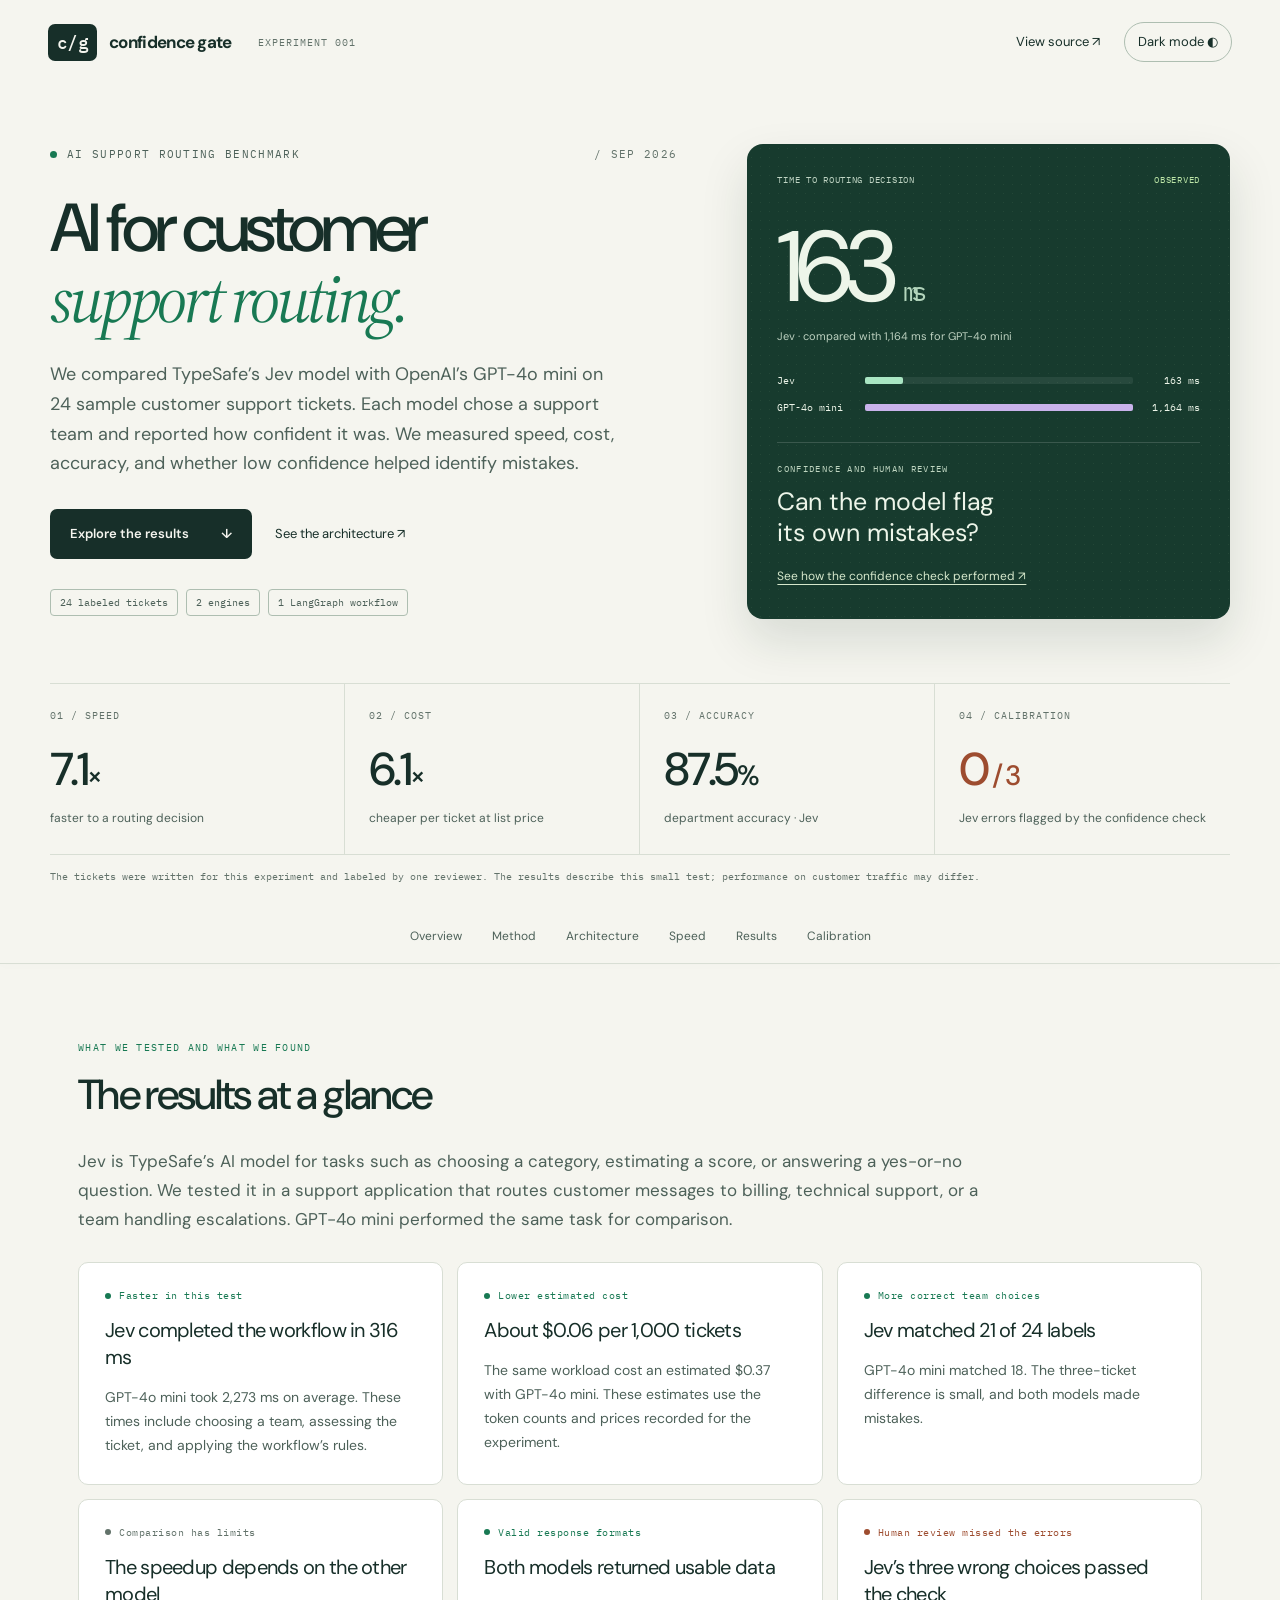
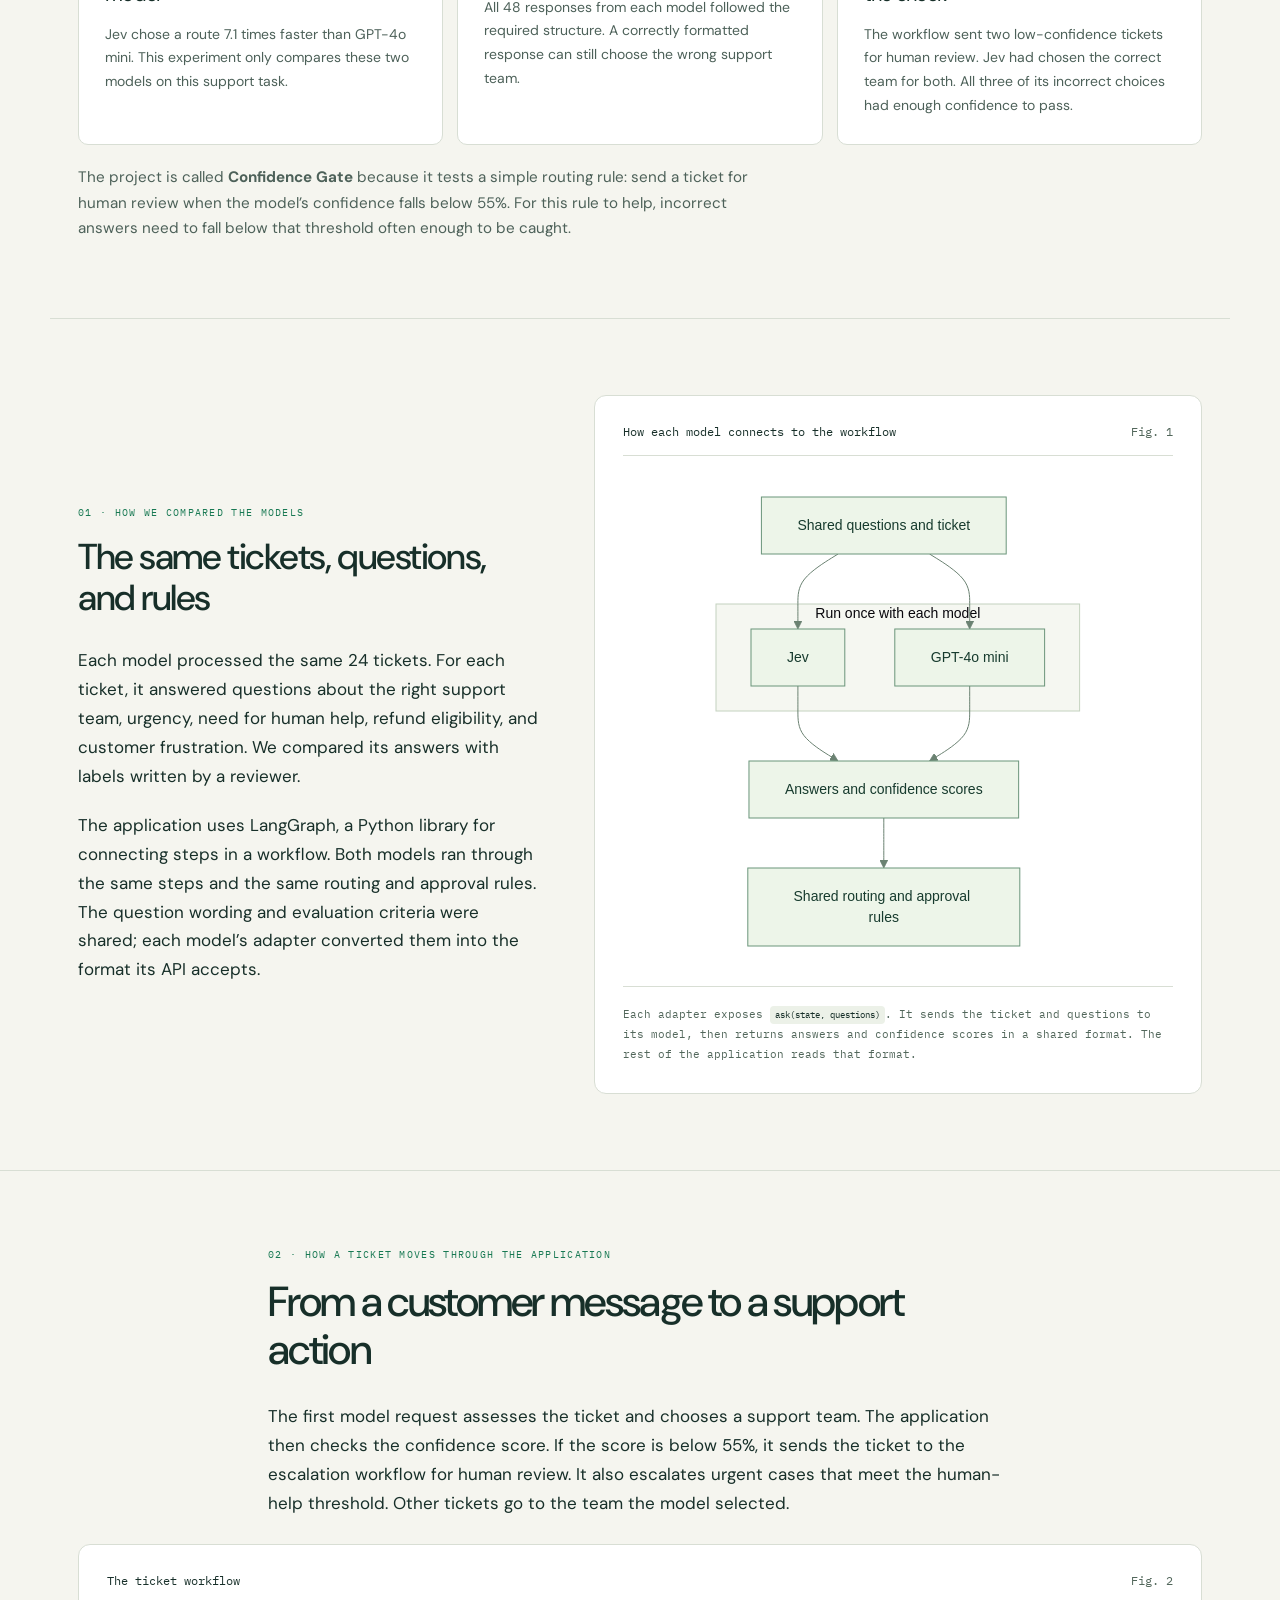
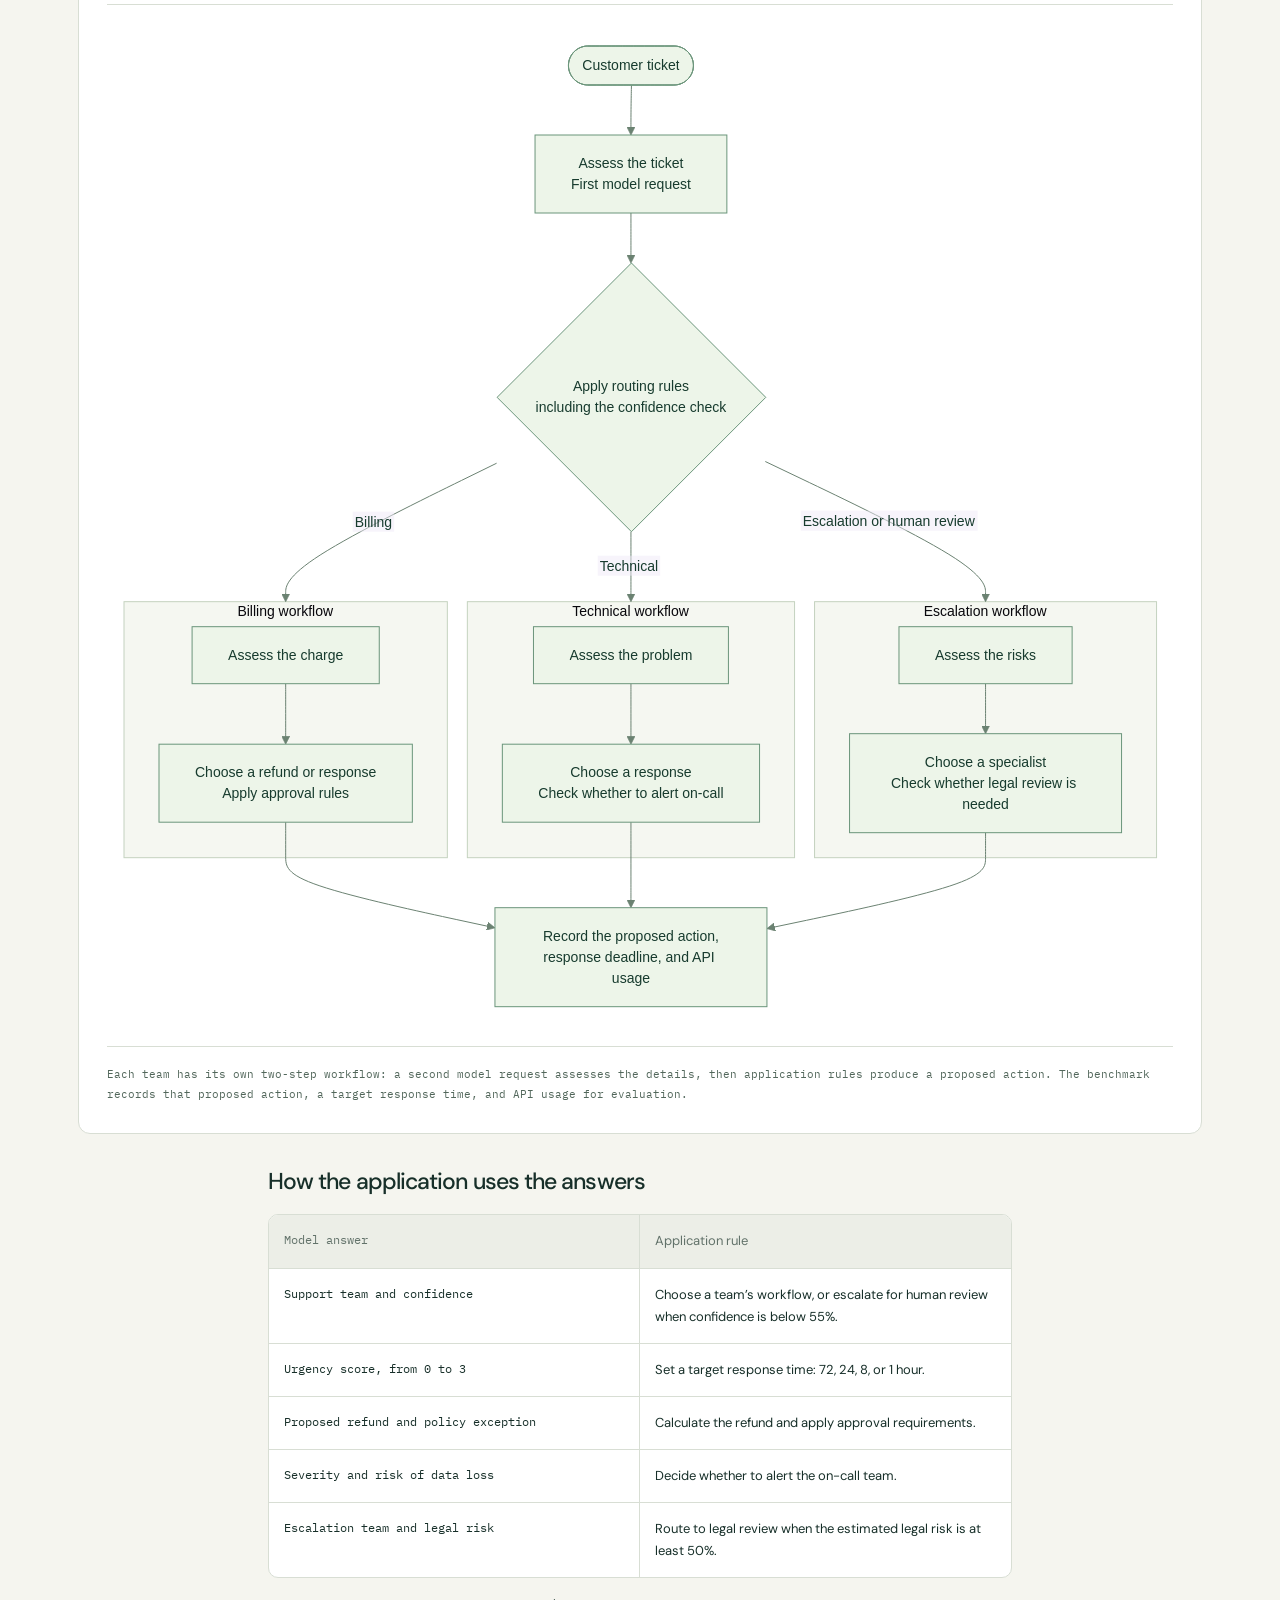
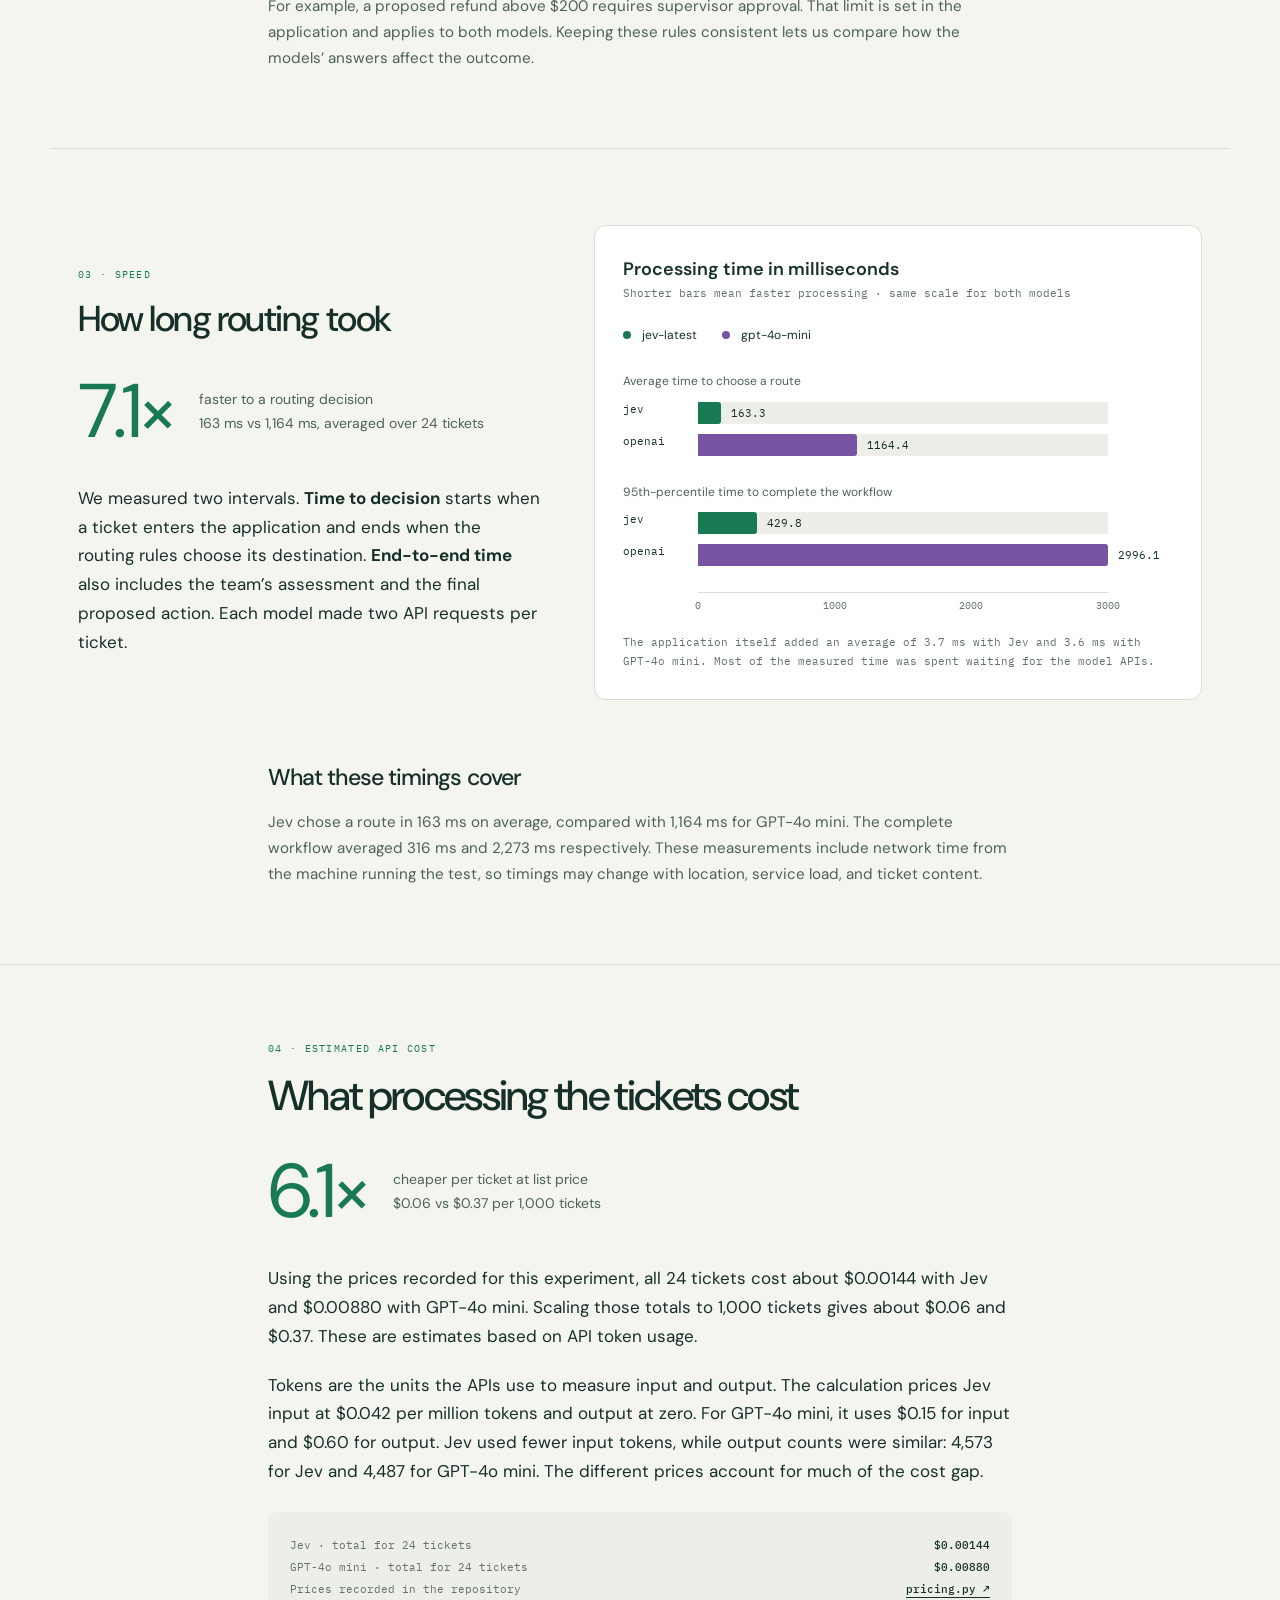
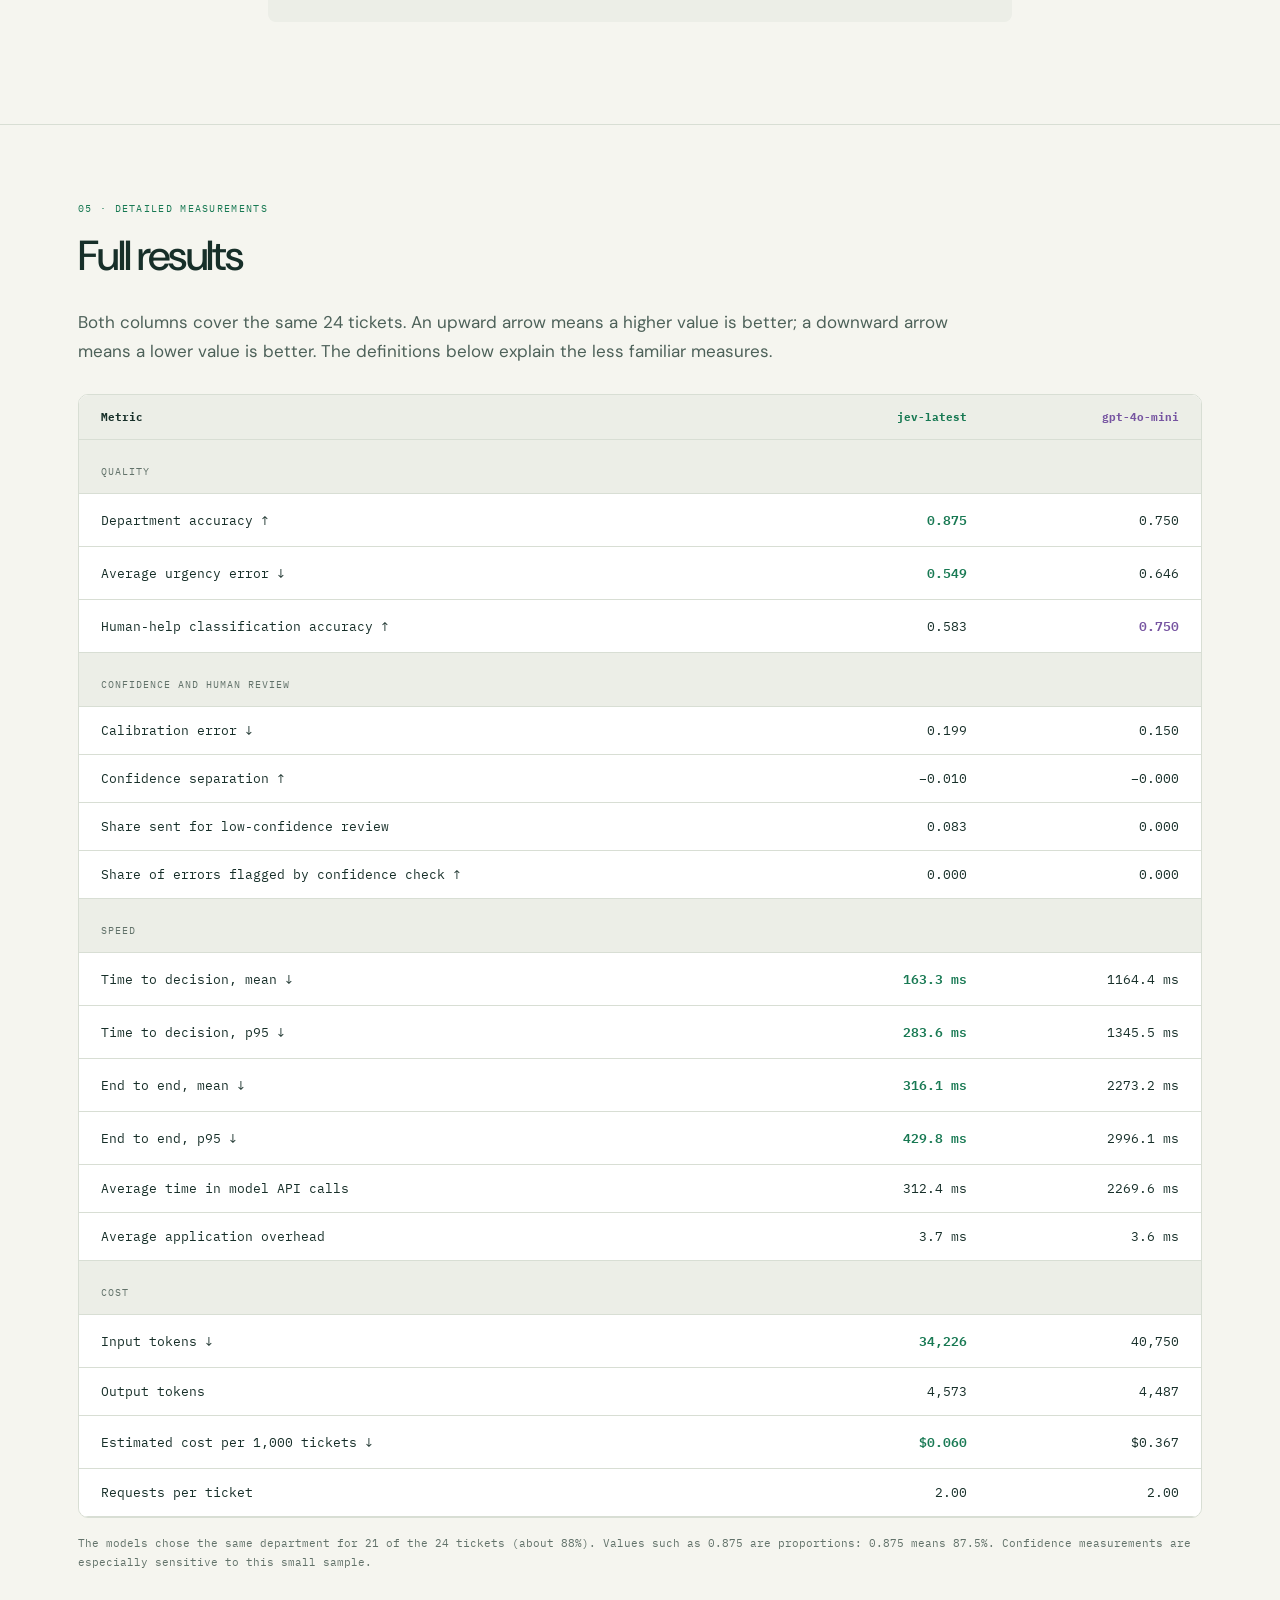
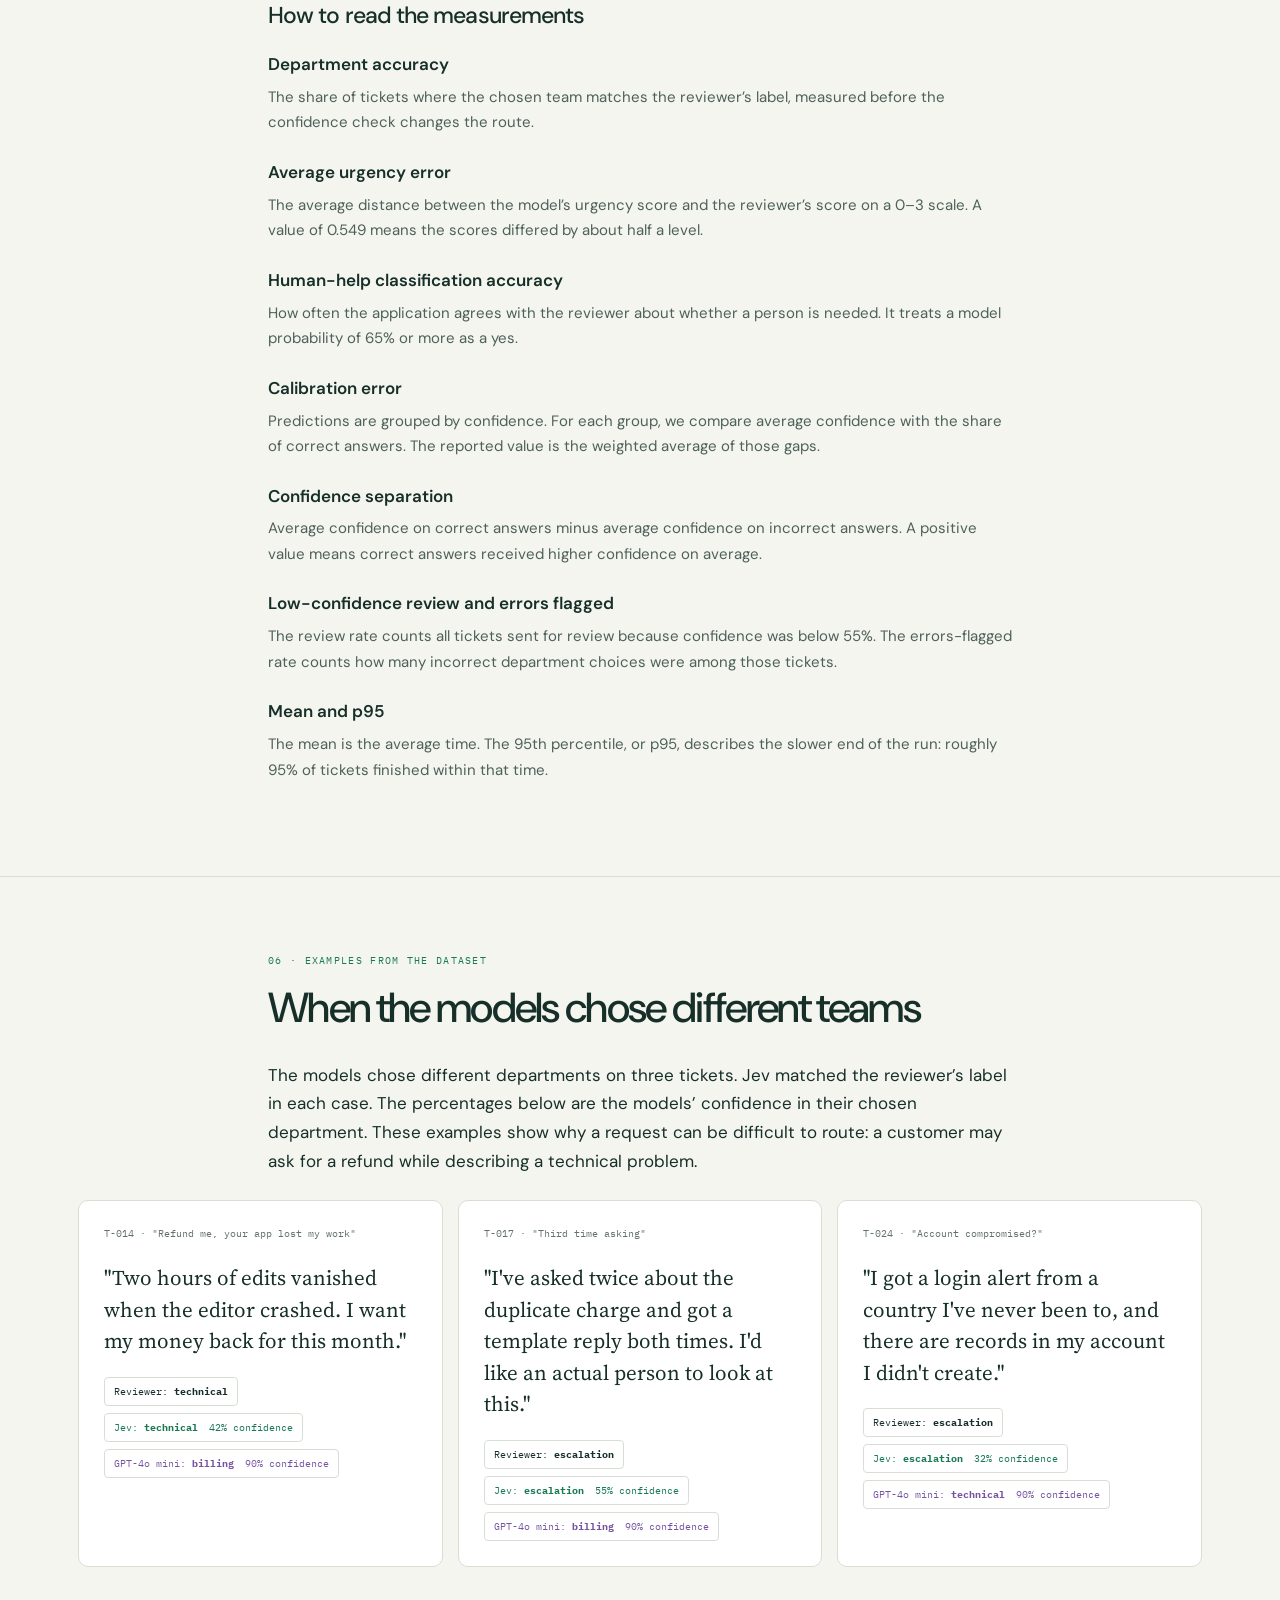
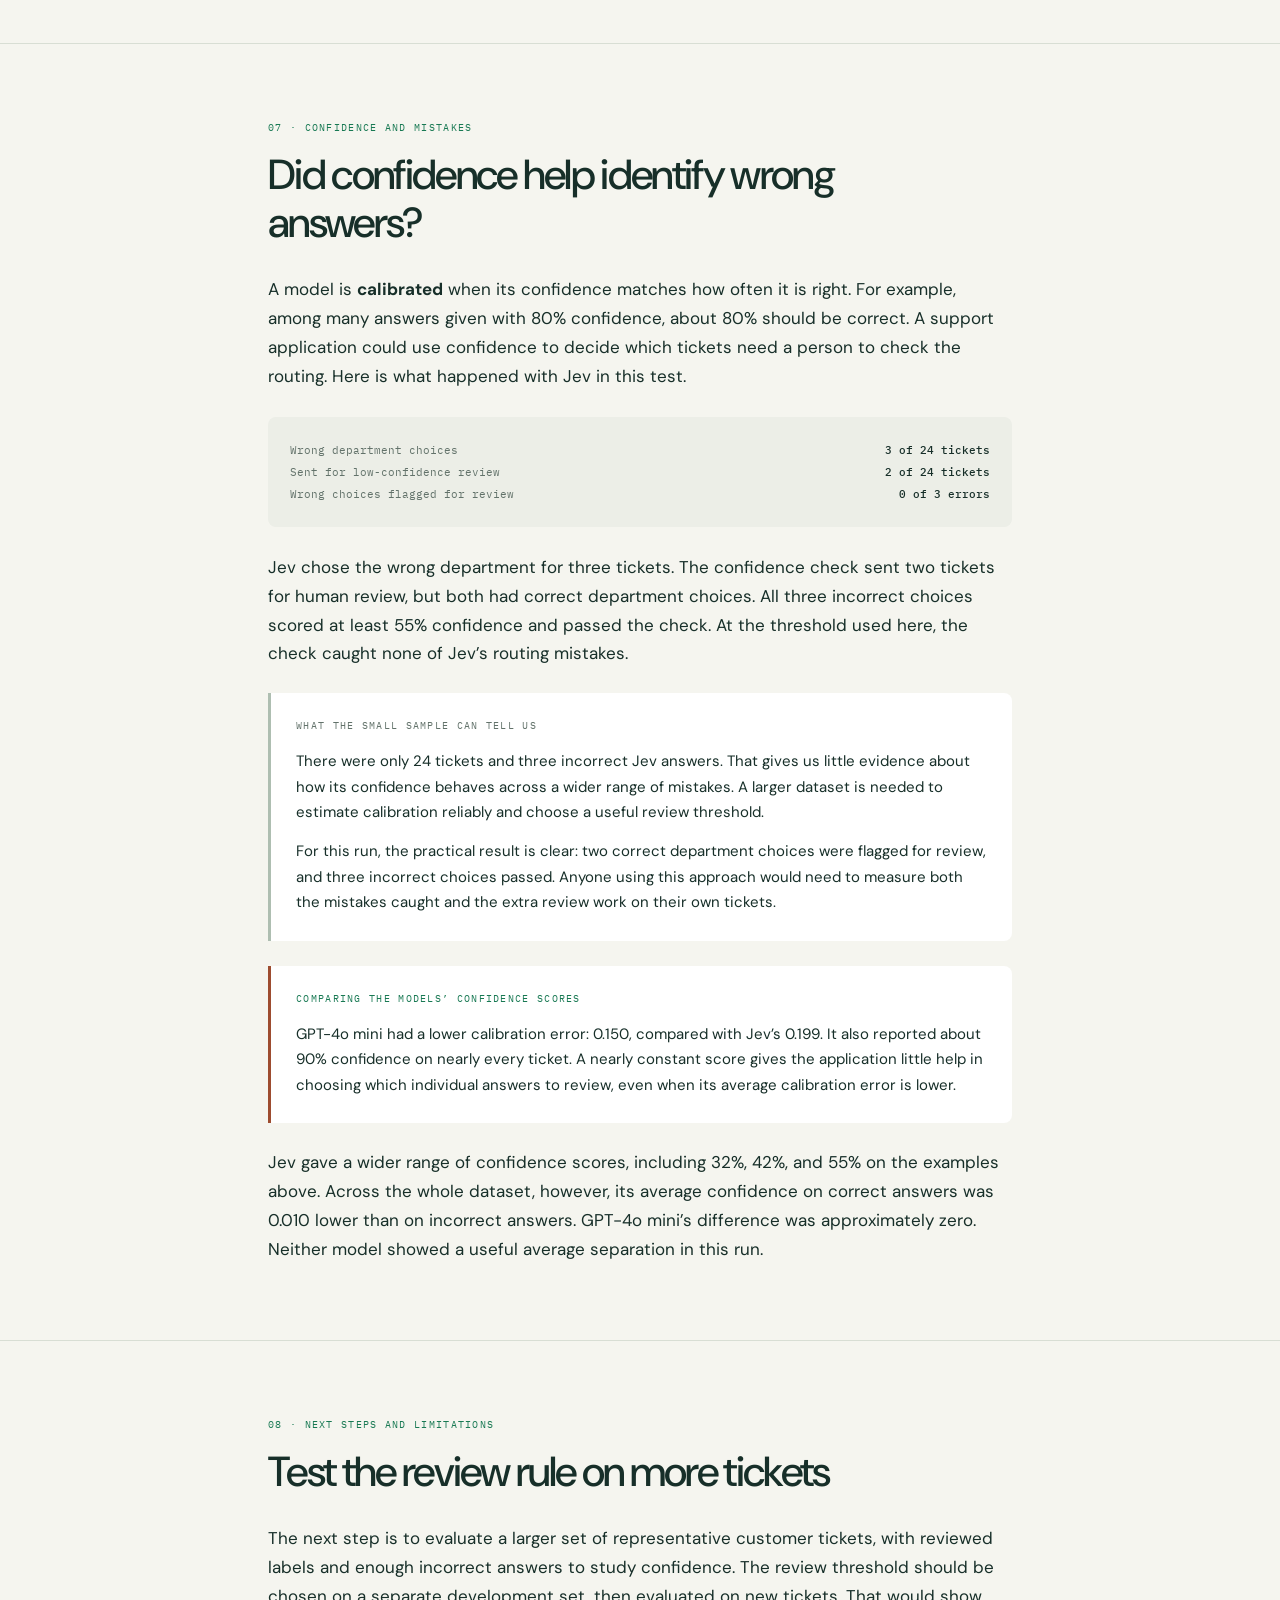
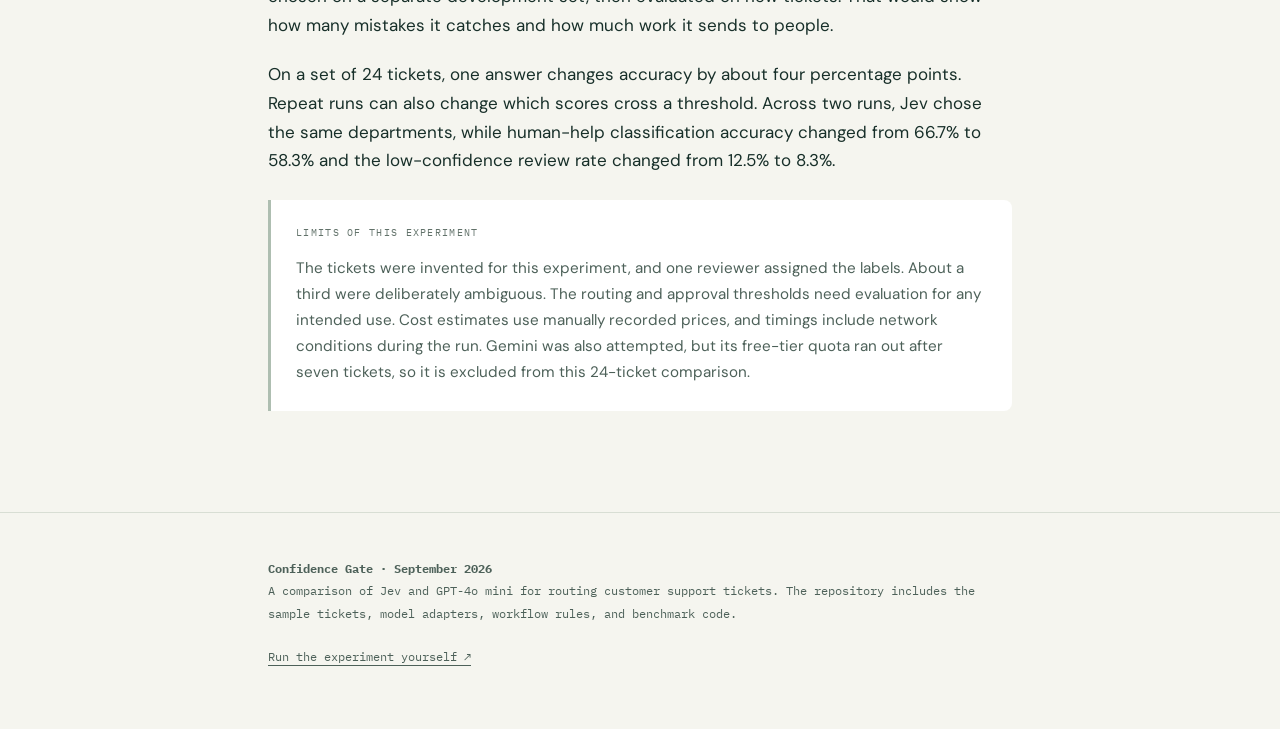
<file: docs/index.html>
<!doctype html>
<html lang="en" data-theme="light">
<head>
<meta charset="utf-8">
<meta name="viewport" content="width=device-width, initial-scale=1">
<meta name="description" content="Jev vs GPT-4o mini: a 24-ticket LangGraph benchmark of latency, cost, accuracy, and confidence calibration.">
<title>Jev vs GPT-4o mini for support routing | Confidence Gate</title>
<link rel="preconnect" href="https://fonts.googleapis.com">
<link rel="preconnect" href="https://fonts.gstatic.com" crossorigin>
<link rel="stylesheet" href="https://fonts.googleapis.com/css2?family=DM+Sans:wght@400;500;600;700&family=IBM+Plex+Mono:wght@400;500;600&family=Source+Serif+4:opsz,wght@8..60,400;8..60,600&display=swap">

<link rel="stylesheet" href="assets/report.css">

</head>
<body>
<a class="skip-link" href="#scorecard">Skip to the report</a>
<nav class="topbar" aria-label="Main navigation">
  <a class="brand" href="#top"><span class="brand-mark" aria-hidden="true">c/g</span> confidence gate<span class="brand-tag">EXPERIMENT 001</span></a>
  <div class="nav-actions"><a href="https://github.com/abh2050/jev-test-confidence-gate">View source ↗</a><button id="themeToggle" class="theme-toggle" type="button" aria-label="Switch to dark theme">Dark mode ◐</button></div>
</nav>
<header class="masthead" id="top">
  <div class="hero-grid">
    <div class="hero-copy">
      <div class="hero-kicker"><span></span> AI SUPPORT ROUTING BENCHMARK <span class="issue">/ SEP 2026</span></div>
      <h1>AI for customer<br><em>support routing.</em></h1>
      <p class="lede">We compared TypeSafe’s Jev model with OpenAI’s GPT-4o mini on 24 sample customer support tickets. Each model chose a support team and reported how confident it was. We measured speed, cost, accuracy, and whether low confidence helped identify mistakes.</p>
      <div class="hero-actions"><a class="button primary" href="#results">Explore the results <span>↓</span></a><a class="text-link" href="#architecture">See the architecture ↗</a></div>
      <div class="chips"><span class="chip">24 labeled tickets</span><span class="chip">2 engines</span><span class="chip">1 LangGraph workflow</span></div>
    </div>
    <aside class="hero-plate" aria-label="Benchmark at a glance">
      <div class="plate-label"><span>TIME TO ROUTING DECISION</span><span class="live-dot">OBSERVED</span></div>
      <div class="plate-number">163<span>ms</span></div>
      <p class="plate-context">Jev · compared with 1,164 ms for GPT-4o mini</p>
      <div class="mini-row"><span>Jev</span><div><i style="width:14%;background:#a9e6c3"></i></div><b>163 ms</b></div>
      <div class="mini-row"><span>GPT-4o mini</span><div><i style="width:100%;background:#c9b3eb"></i></div><b>1,164 ms</b></div>
      <div class="plate-rule"></div>
      <div class="plate-bottom"><span>CONFIDENCE AND HUMAN REVIEW</span><strong>Can the model flag<br>its own mistakes?</strong><a href="#calibration">See how the confidence check performed ↗</a></div>
    </aside>
  </div>
  <div class="stat-strip">
    <div><span class="stat-label">01 / SPEED</span><strong>7.1<span>×</span></strong><p>faster to a routing decision</p></div>
    <div><span class="stat-label">02 / COST</span><strong>6.1<span>×</span></strong><p>cheaper per ticket at list price</p></div>
    <div><span class="stat-label">03 / ACCURACY</span><strong>87.5<span>%</span></strong><p>department accuracy · Jev</p></div>
    <div class="stat-caution"><span class="stat-label">04 / CALIBRATION</span><strong>0<span> / 3</span></strong><p>Jev errors flagged by the confidence check</p></div>
  </div>
  <p class="sample-note">The tickets were written for this experiment and labeled by one reviewer. The results describe this small test; performance on customer traffic may differ.</p>
</header>
<nav class="section-nav" aria-label="Report sections"><a href="#scorecard">Overview</a><a href="#setup">Method</a><a href="#architecture">Architecture</a><a href="#speed">Speed</a><a href="#results">Results</a><a href="#calibration">Calibration</a></nav>
<main>


<section id="scorecard">
  <div class="bleed">
    <div class="sec-head">
      <span class="eyebrow">What we tested and what we found</span>
      <h2>The results at a glance</h2>
    </div>
    <p class="section-intro">Jev is TypeSafe’s AI model for tasks such as choosing a category, estimating a score,
      or answering a yes-or-no question. We tested it in a support application that routes
      customer messages to billing, technical support, or a team handling escalations.
      GPT-4o mini performed the same task for comparison.</p>
    <div class="verdicts">
      <div class="verdict">
        <span class="grade solid">Faster in this test</span>
        <span class="claim">Jev completed the workflow in 316 ms</span>
        <span class="why">GPT-4o mini took 2,273 ms on average. These times include choosing a team, assessing the ticket, and applying the workflow’s rules.</span>
      </div>
      <div class="verdict">
        <span class="grade solid">Lower estimated cost</span>
        <span class="claim">About $0.06 per 1,000 tickets</span>
        <span class="why">The same workload cost an estimated $0.37 with GPT-4o mini. These estimates use the token counts and prices recorded for the experiment.</span>
      </div>
      <div class="verdict">
        <span class="grade solid">More correct team choices</span>
        <span class="claim">Jev matched 21 of 24 labels</span>
        <span class="why">GPT-4o mini matched 18. The three-ticket difference is small, and both models made mistakes.</span>
      </div>
      <div class="verdict">
        <span class="grade thin">Comparison has limits</span>
        <span class="claim">The speedup depends on the other model</span>
        <span class="why">Jev chose a route 7.1 times faster than GPT-4o mini. This experiment only compares these two models on this support task.</span>
      </div>
      <div class="verdict">
        <span class="grade solid">Valid response formats</span>
        <span class="claim">Both models returned usable data</span>
        <span class="why">All 48 responses from each model followed the required structure. A correctly formatted response can still choose the wrong support team.</span>
      </div>
      <div class="verdict">
        <span class="grade null">Human review missed the errors</span>
        <span class="claim">Jev’s three wrong choices passed the check</span>
        <span class="why">The workflow sent two low-confidence tickets for human review. Jev had chosen the correct team for both. All three of its incorrect choices had enough confidence to pass.</span>
      </div>
    </div>
    <p style="margin-top:20px;font-size:0.95rem;color:var(--ink-2);max-width:68ch">
      The project is called <strong>Confidence Gate</strong> because it tests a simple routing rule: send a ticket for human review when the model’s confidence falls below 55%. For this rule to help, incorrect answers need to fall below that threshold often enough to be caught.
    </p>
  </div>
</section>

<section id="setup">
  <div class="wrap">
    <div class="sec-head">
      <span class="eyebrow">01 · How we compared the models</span>
      <h2>The same tickets, questions, and rules</h2>
    </div>
    <p>
      Each model processed the same 24 tickets. For each ticket, it answered questions about the right support team, urgency, need for human help, refund eligibility, and customer frustration. We compared its answers with labels written by a reviewer.
    </p>
    <p>
      The application uses LangGraph, a Python library for connecting steps in a workflow. Both models ran through the same steps and the same routing and approval rules. The question wording and evaluation criteria were shared; each model’s adapter converted them into the format its API accepts.
    </p>
  </div>

  <div class="bleed" style="margin-top:26px">
    <div class="panel">
      <div class="panel-head">
        <span class="t">How each model connects to the workflow</span>
        <span class="n">Fig. 1</span>
      </div>
      <div class="mermaid-scroll">
<pre class="mermaid">
flowchart TD
  Q[&quot;Shared questions and ticket&quot;]
  subgraph ENG[&quot;Run once with each model&quot;]
    direction LR
    J[&quot;Jev&quot;]
    O[&quot;GPT-4o mini&quot;]
  end
  N[&quot;Answers and confidence scores&quot;]
  G[&quot;Shared routing and approval rules&quot;]
  Q --&gt; J
  Q --&gt; O
  J --&gt; N
  O --&gt; N
  N --&gt; G
</pre>
      </div>
      <p class="panel-caption">
      Each adapter exposes <code>ask(state, questions)</code>. It sends the ticket and questions to its model, then returns answers and confidence scores in a shared format. The rest of the application reads that format.
    </p>
    </div>
  </div>
</section>

<section id="architecture">
  <div class="wrap">
    <div class="sec-head">
      <span class="eyebrow">02 · How a ticket moves through the application</span>
      <h2>From a customer message to a support action</h2>
    </div>
    <p>
      The first model request assesses the ticket and chooses a support team. The application then checks the confidence score. If the score is below 55%, it sends the ticket to the escalation workflow for human review. It also escalates urgent cases that meet the human-help threshold. Other tickets go to the team the model selected.
    </p>
  </div>

  <div class="bleed" style="margin-top:26px">
    <div class="panel">
      <div class="panel-head">
        <span class="t">The ticket workflow</span>
        <span class="n">Fig. 2</span>
      </div>
      <div class="mermaid-scroll">
<pre class="mermaid">
flowchart TD
  S([&quot;Customer ticket&quot;]) --&gt; T[&quot;Assess the ticket&lt;br/&gt;First model request&quot;]
  T --&gt; GT{&quot;Apply routing rules&lt;br/&gt;including the confidence check&quot;}
  GT --&gt;|&quot;Billing&quot;| B
  GT --&gt;|&quot;Technical&quot;| TE
  GT --&gt;|&quot;Escalation or human review&quot;| E
  subgraph B[&quot;Billing workflow&quot;]
    B1[&quot;Assess the charge&quot;] --&gt; B2[&quot;Choose a refund or response&lt;br/&gt;Apply approval rules&quot;]
  end
  subgraph TE[&quot;Technical workflow&quot;]
    T1[&quot;Assess the problem&quot;] --&gt; T2[&quot;Choose a response&lt;br/&gt;Check whether to alert on-call&quot;]
  end
  subgraph E[&quot;Escalation workflow&quot;]
    E1[&quot;Assess the risks&quot;] --&gt; E2[&quot;Choose a specialist&lt;br/&gt;Check whether legal review is needed&quot;]
  end
  B2 --&gt; F[&quot;Record the proposed action,&lt;br/&gt;response deadline, and API usage&quot;]
  T2 --&gt; F
  E2 --&gt; F
</pre>
      </div>
      <p class="panel-caption">
      Each team has its own two-step workflow: a second model request assesses the details, then application rules produce a proposed action. The benchmark records that proposed action, a target response time, and API usage for evaluation.
    </p>
    </div>
  </div>

  <div class="wrap" style="margin-top:34px">
    <h3>How the application uses the answers</h3>
    <div class="split" style="margin-top:14px">
      <div class="split-row split-head">
        <div>Model answer</div>
        <div>Application rule</div>
      </div>
      <div class="split-row">
        <div>Support team and confidence</div>
        <div>Choose a team’s workflow, or escalate for human review when confidence is below 55%.</div>
      </div>
      <div class="split-row">
        <div>Urgency score, from 0 to 3</div>
        <div>Set a target response time: 72, 24, 8, or 1 hour.</div>
      </div>
      <div class="split-row">
        <div>Proposed refund and policy exception</div>
        <div>Calculate the refund and apply approval requirements.</div>
      </div>
      <div class="split-row">
        <div>Severity and risk of data loss</div>
        <div>Decide whether to alert the on-call team.</div>
      </div>
      <div class="split-row">
        <div>Escalation team and legal risk</div>
        <div>Route to legal review when the estimated legal risk is at least 50%.</div>
      </div>
    </div>
    <p style="margin-top:16px;font-size:0.95rem;color:var(--ink-2)">
      For example, a proposed refund above $200 requires supervisor approval. That limit is set in the application and applies to both models. Keeping these rules consistent lets us compare how the models’ answers affect the outcome.
    </p>
  </div>
</section>

<section id="speed">
  <div class="wrap">
    <div class="sec-head">
      <span class="eyebrow">03 · Speed</span>
      <h2>How long routing took</h2>
    </div>
    <div class="headline-stat">
      <span class="figure">7.1×</span>
      <span class="unit">faster to a routing decision<br>163&nbsp;ms vs 1,164&nbsp;ms, averaged over 24 tickets</span>
    </div>
    <p style="margin-top:22px">
      We measured two intervals. <strong>Time to decision</strong> starts when a ticket enters the application and ends when the routing rules choose its destination. <strong>End-to-end time</strong> also includes the team’s assessment and the final proposed action. Each model made two API requests per ticket.
    </p>
  </div>

  <div class="bleed" style="margin-top:26px">
    <div class="chart">
      <div class="chart-title">Processing time in milliseconds</div>
      <div class="chart-sub">Shorter bars mean faster processing · same scale for both models</div>

      <div class="legend">
        <span><i style="background:var(--jev)"></i> jev-latest</span>
        <span><i style="background:var(--openai)"></i> gpt-4o-mini</span>
      </div>

      <div class="bar-group">
        <div class="bar-group-label">Average time to choose a route</div>
        <div class="bar-row" title="jev-latest — time to decision: 163.3 ms">
          <span class="bar-name">jev</span>
          <span class="bar-track">
            <span class="bar-fill" style="width:5.4%;background:var(--jev)"></span>
            <span class="bar-value">163.3</span>
          </span>
        </div>
        <div class="bar-row" title="gpt-4o-mini — time to decision: 1164.4 ms">
          <span class="bar-name">openai</span>
          <span class="bar-track">
            <span class="bar-fill" style="width:38.8%;background:var(--openai)"></span>
            <span class="bar-value">1164.4</span>
          </span>
        </div>
      </div>

      <div class="bar-group">
        <div class="bar-group-label">95th-percentile time to complete the workflow</div>
        <div class="bar-row" title="jev-latest — end-to-end p95: 429.8 ms">
          <span class="bar-name">jev</span>
          <span class="bar-track">
            <span class="bar-fill" style="width:14.3%;background:var(--jev)"></span>
            <span class="bar-value">429.8</span>
          </span>
        </div>
        <div class="bar-row" title="gpt-4o-mini — end-to-end p95: 2996.1 ms">
          <span class="bar-name">openai</span>
          <span class="bar-track">
            <span class="bar-fill" style="width:99.9%;background:var(--openai)"></span>
            <span class="bar-value">2996.1</span>
          </span>
        </div>
      </div>

      <div class="axis">
        <span class="tick" style="left:0">0</span>
        <span class="tick" style="left:33.3%">1000</span>
        <span class="tick" style="left:66.6%">2000</span>
        <span class="tick" style="left:100%">3000</span>
      </div>

      <p class="table-note">
      The application itself added an average of 3.7 ms with Jev and 3.6 ms with GPT-4o mini. Most of the measured time was spent waiting for the model APIs.
    </p>
    </div>
  </div>

  <div class="wrap" style="margin-top:38px">
    <h3>What these timings cover</h3>
    <p style="font-size:0.95rem;color:var(--ink-2)">
      Jev chose a route in 163 ms on average, compared with 1,164 ms for GPT-4o mini. The complete workflow averaged 316 ms and 2,273 ms respectively. These measurements include network time from the machine running the test, so timings may change with location, service load, and ticket content.
    </p>
  </div>
</section>

<section id="cost">
  <div class="wrap">
    <div class="sec-head">
      <span class="eyebrow">04 · Estimated API cost</span>
      <h2>What processing the tickets cost</h2>
    </div>
    <div class="headline-stat">
      <span class="figure">6.1×</span>
      <span class="unit">cheaper per ticket at list price<br>$0.06 vs $0.37 per 1,000 tickets</span>
    </div>

    <p style="margin-top:22px">
      Using the prices recorded for this experiment, all 24 tickets cost about $0.00144 with Jev and $0.00880 with GPT-4o mini. Scaling those totals to 1,000 tickets gives about $0.06 and $0.37. These are estimates based on API token usage.
    </p>
    <p>
      Tokens are the units the APIs use to measure input and output. The calculation prices Jev input at $0.042 per million tokens and output at zero. For GPT-4o mini, it uses $0.15 for input and $0.60 for output. Jev used fewer input tokens, while output counts were similar: 4,573 for Jev and 4,487 for GPT-4o mini. The different prices account for much of the cost gap.
    </p>

    <div class="readout" style="border-left-color:var(--rule-firm)">
      <div class="row"><span class="k">Jev · total for 24 tickets</span><span class="v">$0.00144</span></div>
      <div class="row"><span class="k">GPT-4o mini · total for 24 tickets</span><span class="v">$0.00880</span></div>
      <div class="row"><span class="k">Prices recorded in the repository</span><span class="v"><a href="https://github.com/abh2050/jev-test-confidence-gate/blob/main/src/agentbench/pricing.py">pricing.py ↗</a></span></div>
    </div>
  </div>
</section>

<section id="results">
  <div class="bleed">
    <div class="sec-head">
      <span class="eyebrow">05 · Detailed measurements</span>
      <h2>Full results</h2>
    </div>
    <p class="section-intro">Both columns cover the same 24 tickets. An upward arrow means a higher value is better;
      a downward arrow means a lower value is better. The definitions below explain the less familiar measures.</p>
    <div class="table-scroll">
      <table>
        <thead>
          <tr>
            <th scope="col">Metric</th>
            <th scope="col" class="eng-jev">jev-latest</th>
            <th scope="col" class="eng-oai">gpt-4o-mini</th>
          </tr>
        </thead>
        <tbody>
          <tr class="group-head"><td colspan="3">Quality</td></tr>
          <tr>
            <td>Department accuracy ↑</td>
            <td class="win win-jev">0.875</td>
            <td>0.750</td>
          </tr>
          <tr>
            <td>Average urgency error ↓</td>
            <td class="win win-jev">0.549</td>
            <td>0.646</td>
          </tr>
          <tr>
            <td>Human-help classification accuracy ↑</td>
            <td>0.583</td>
            <td class="win win-oai">0.750</td>
          </tr>

          <tr class="group-head"><td colspan="3">Confidence and human review</td></tr>
          <tr class="muted">
            <td>Calibration error ↓</td>
            <td>0.199</td>
            <td>0.150</td>
          </tr>
          <tr class="muted">
            <td>Confidence separation ↑</td>
            <td>−0.010</td>
            <td>−0.000</td>
          </tr>
          <tr>
            <td>Share sent for low-confidence review</td>
            <td>0.083</td>
            <td>0.000</td>
          </tr>
          <tr class="muted">
            <td>Share of errors flagged by confidence check ↑</td>
            <td>0.000</td>
            <td>0.000</td>
          </tr>

          <tr class="group-head"><td colspan="3">Speed</td></tr>
          <tr>
            <td>Time to decision, mean ↓</td>
            <td class="win win-jev">163.3 ms</td>
            <td>1164.4 ms</td>
          </tr>
          <tr>
            <td>Time to decision, p95 ↓</td>
            <td class="win win-jev">283.6 ms</td>
            <td>1345.5 ms</td>
          </tr>
          <tr>
            <td>End to end, mean ↓</td>
            <td class="win win-jev">316.1 ms</td>
            <td>2273.2 ms</td>
          </tr>
          <tr>
            <td>End to end, p95 ↓</td>
            <td class="win win-jev">429.8 ms</td>
            <td>2996.1 ms</td>
          </tr>
          <tr class="muted">
            <td>Average time in model API calls</td>
            <td>312.4 ms</td>
            <td>2269.6 ms</td>
          </tr>
          <tr class="muted">
            <td>Average application overhead</td>
            <td>3.7 ms</td>
            <td>3.6 ms</td>
          </tr>

          <tr class="group-head"><td colspan="3">Cost</td></tr>
          <tr>
            <td>Input tokens ↓</td>
            <td class="win win-jev">34,226</td>
            <td>40,750</td>
          </tr>
          <tr class="muted">
            <td>Output tokens</td>
            <td>4,573</td>
            <td>4,487</td>
          </tr>
          <tr>
            <td>Estimated cost per 1,000 tickets ↓</td>
            <td class="win win-jev">$0.060</td>
            <td>$0.367</td>
          </tr>
          <tr>
            <td>Requests per ticket</td>
            <td>2.00</td>
            <td>2.00</td>
          </tr>
        </tbody>
      </table>
    </div>
    <p class="table-note">
      The models chose the same department for 21 of the 24 tickets (about 88%). Values such as 0.875 are proportions: 0.875 means 87.5%. Confidence measurements are especially sensitive to this small sample.
    </p>
  </div>
  <div class="wrap metric-definitions" style="margin-top:30px">
    <h3>How to read the measurements</h3>
    <dl>
      <dt>Department accuracy</dt><dd>The share of tickets where the chosen team matches the reviewer’s label, measured before the confidence check changes the route.</dd>
      <dt>Average urgency error</dt><dd>The average distance between the model’s urgency score and the reviewer’s score on a 0–3 scale. A value of 0.549 means the scores differed by about half a level.</dd>
      <dt>Human-help classification accuracy</dt><dd>How often the application agrees with the reviewer about whether a person is needed. It treats a model probability of 65% or more as a yes.</dd>
      <dt>Calibration error</dt><dd>Predictions are grouped by confidence. For each group, we compare average confidence with the share of correct answers. The reported value is the weighted average of those gaps.</dd>
      <dt>Confidence separation</dt><dd>Average confidence on correct answers minus average confidence on incorrect answers. A positive value means correct answers received higher confidence on average.</dd>
      <dt>Low-confidence review and errors flagged</dt><dd>The review rate counts all tickets sent for review because confidence was below 55%. The errors-flagged rate counts how many incorrect department choices were among those tickets.</dd>
      <dt>Mean and p95</dt><dd>The mean is the average time. The 95th percentile, or p95, describes the slower end of the run: roughly 95% of tickets finished within that time.</dd>
    </dl>
  </div>
</section>

<section id="disagreements">
  <div class="wrap">
    <div class="sec-head">
      <span class="eyebrow">06 · Examples from the dataset</span>
      <h2>When the models chose different teams</h2>
    </div>
    <p>The models chose different departments on three tickets. Jev matched the reviewer’s label in each case. The percentages below are the models’ confidence in their chosen department. These examples show why a request can be difficult to route: a customer may ask for a refund while describing a technical problem.</p>
  </div>

  <div class="bleed" style="margin-top:24px">
    <div class="cases">
      <div class="case">
        <div class="case-id">T-014 · "Refund me, your app lost my work"</div>
        <p class="case-quote">"Two hours of edits vanished when the editor crashed. I want my money back for this month."</p>
        <div class="case-calls">
          <span class="call gold">Reviewer: <b>technical</b></span>
          <span class="call jev">Jev: <b>technical</b> <span class="p">42% confidence</span></span>
          <span class="call oai">GPT-4o mini: <b>billing</b> <span class="p">90% confidence</span></span>
        </div>
      </div>
      <div class="case">
        <div class="case-id">T-017 · "Third time asking"</div>
        <p class="case-quote">"I've asked twice about the duplicate charge and got a template reply both times. I'd like an actual person to look at this."</p>
        <div class="case-calls">
          <span class="call gold">Reviewer: <b>escalation</b></span>
          <span class="call jev">Jev: <b>escalation</b> <span class="p">55% confidence</span></span>
          <span class="call oai">GPT-4o mini: <b>billing</b> <span class="p">90% confidence</span></span>
        </div>
      </div>
      <div class="case">
        <div class="case-id">T-024 · "Account compromised?"</div>
        <p class="case-quote">"I got a login alert from a country I've never been to, and there are records in my account I didn't create."</p>
        <div class="case-calls">
          <span class="call gold">Reviewer: <b>escalation</b></span>
          <span class="call jev">Jev: <b>escalation</b> <span class="p">32% confidence</span></span>
          <span class="call oai">GPT-4o mini: <b>technical</b> <span class="p">90% confidence</span></span>
        </div>
      </div>
    </div>
  </div>
</section>

<section id="calibration">
  <div class="wrap">
    <div class="sec-head">
      <span class="eyebrow">07 · Confidence and mistakes</span>
      <h2>Did confidence help identify wrong answers?</h2>
    </div>

    <p>
      A model is <strong>calibrated</strong> when its confidence matches how often it is right. For example, among many answers given with 80% confidence, about 80% should be correct. A support application could use confidence to decide which tickets need a person to check the routing. Here is what happened with Jev in this test.
    </p>

    <div class="readout">
      <div class="row"><span class="k">Wrong department choices</span><span class="v">3 of 24 tickets</span></div>
      <div class="row"><span class="k">Sent for low-confidence review</span><span class="v">2 of 24 tickets</span></div>
      <div class="row"><span class="k">Wrong choices flagged for review</span><span class="v">0 of 3 errors</span></div>
    </div>

    <p>
      Jev chose the wrong department for three tickets. The confidence check sent two tickets for human review, but both had correct department choices. All three incorrect choices scored at least 55% confidence and passed the check. At the threshold used here, the check caught none of Jev’s routing mistakes.
    </p>

    <div class="callout" style="border-left-color:var(--rule-firm)">
      <span class="eyebrow" style="color:var(--ink-3)">What the small sample can tell us</span>
      <p style="margin:0 0 0.9em">
      There were only 24 tickets and three incorrect Jev answers. That gives us little evidence about how its confidence behaves across a wider range of mistakes. A larger dataset is needed to estimate calibration reliably and choose a useful review threshold.
    </p>
      <p style="margin:0">
      For this run, the practical result is clear: two correct department choices were flagged for review, and three incorrect choices passed. Anyone using this approach would need to measure both the mistakes caught and the extra review work on their own tickets.
    </p>
    </div>

    <div class="callout">
      <span class="eyebrow">Comparing the models’ confidence scores</span>
      <p style="margin:0">
      GPT-4o mini had a lower calibration error: 0.150, compared with Jev’s 0.199. It also reported about 90% confidence on nearly every ticket. A nearly constant score gives the application little help in choosing which individual answers to review, even when its average calibration error is lower.
    </p>
    </div>

    <p>
      Jev gave a wider range of confidence scores, including 32%, 42%, and 55% on the examples above. Across the whole dataset, however, its average confidence on correct answers was 0.010 lower than on incorrect answers. GPT-4o mini’s difference was approximately zero. Neither model showed a useful average separation in this run.
    </p>
  </div>
</section>

<section id="next">
  <div class="wrap">
    <div class="sec-head">
      <span class="eyebrow">08 · Next steps and limitations</span>
      <h2>Test the review rule on more tickets</h2>
    </div>
    <p>
      The next step is to evaluate a larger set of representative customer tickets, with reviewed labels and enough incorrect answers to study confidence. The review threshold should be chosen on a separate development set, then evaluated on new tickets. That would show how many mistakes it catches and how much work it sends to people.
    </p>
    <p>
      On a set of 24 tickets, one answer changes accuracy by about four percentage points. Repeat runs can also change which scores cross a threshold. Across two runs, Jev chose the same departments, while human-help classification accuracy changed from 66.7% to 58.3% and the low-confidence review rate changed from 12.5% to 8.3%.
    </p>

    <div class="callout" style="border-left-color:var(--rule-firm)">
      <span class="eyebrow" style="color:var(--ink-3)">Limits of this experiment</span>
      <p style="margin:0;color:var(--ink-2);font-size:0.95rem">
      The tickets were invented for this experiment, and one reviewer assigned the labels. About a third were deliberately ambiguous. The routing and approval thresholds need evaluation for any intended use. Cost estimates use manually recorded prices, and timings include network conditions during the run. Gemini was also attempted, but its free-tier quota ran out after seven tickets, so it is excluded from this 24-ticket comparison.
    </p>
    </div>
  </div>
</section>

</main>
<footer>
  <div class="wrap">
    <strong style="color:var(--ink-2)">Confidence Gate · September 2026</strong>
    <p>A comparison of Jev and GPT-4o mini for routing customer support tickets.
      The repository includes the sample tickets, model adapters, workflow rules, and benchmark code.</p>
    <p><a href="https://github.com/abh2050/jev-test-confidence-gate#quick-start">Run the experiment yourself ↗</a></p>
  </div>
</footer>

<script src="assets/mermaid-11.12.0.min.js" defer></script>
<script src="assets/report.js" defer></script>
</body>
</html>
</file>
<file: docs/assets/report.css>
:root {
  --paper: #f5f5ef;
  --surface: #fff;
  --surface-2: #eceee7;
  --ink: #172f29;
  --ink-2: #4d6159;
  --ink-3: #62726a;
  --rule: #d8ded4;
  --rule-firm: #aebeb1;
  --jev: #187953;
  --openai: #7654a1;
  --caution: #9d4c2f;
  --mono: "IBM Plex Mono", monospace;
  --sans: "DM Sans", Arial, sans-serif;
  --serif: "Source Serif 4", Georgia, serif;
  --gutter: 28px;
  --panel: #fff;
  --panel-ink: #172f29;
  --panel-ink-2: #52675b;
  --panel-rule: #d8ded4;
}
:root[data-theme="dark"] {
  --paper: #101b17;
  --surface: #172720;
  --surface-2: #20342a;
  --ink: #e7eee5;
  --ink-2: #b8c9bc;
  --ink-3: #a0b6a5;
  --rule: #33483b;
  --rule-firm: #587763;
  --jev: #9bdfb4;
  --openai: #c8aff0;
  --caution: #e8ac88;
}
* {
  box-sizing: border-box;
}
html {
  scroll-behavior: smooth;
  scroll-padding-top: 84px;
}
body {
  margin: 0;
  background: var(--paper);
  color: var(--ink);
  font: 17px/1.7 var(--sans);
  -webkit-font-smoothing: antialiased;
}
a {
  color: inherit;
  text-underline-offset: 4px;
}
button {
  font: inherit;
  cursor: pointer;
}
a,
button {
  -webkit-tap-highlight-color: transparent;
}
:focus-visible {
  outline: 3px solid var(--jev);
  outline-offset: 5px;
}
p {
  margin: 0 0 20px;
}
p:last-child {
  margin-bottom: 0;
}
h1,
h2,
h3 {
  line-height: 1.15;
  letter-spacing: -0.04em;
  margin: 0;
  font-weight: 500;
}
h2 {
  font-size: clamp(28px, 3.5vw, 42px);
  max-width: 24ch;
}
h3 {
  font-size: 23px;
  margin-bottom: 20px;
}
code {
  font: 0.83em var(--mono);
  background: var(--surface-2);
  padding: 3px 5px;
  border-radius: 4px;
}
.wrap {
  max-width: 800px;
  margin: auto;
  padding-inline: var(--gutter);
}
.bleed {
  max-width: 1180px;
  margin: auto;
  padding-inline: var(--gutter);
}
.topbar {
  max-width: 1440px;
  margin: auto;
  padding: 22px 48px;
  display: flex;
  align-items: center;
  justify-content: space-between;
  gap: 20px;
}
.brand {
  display: flex;
  align-items: center;
  gap: 12px;
  text-decoration: none;
  font-weight: 700;
  letter-spacing: -0.04em;
}
.brand-mark {
  font: 500 18px var(--mono);
  background: var(--ink);
  color: var(--paper);
  padding: 7px 9px;
  border-radius: 7px;
}
.brand-tag {
  font: 10px var(--mono);
  letter-spacing: 0.1em;
  color: var(--ink-3);
  margin-left: 14px;
}
.nav-actions {
  display: flex;
  align-items: center;
  gap: 24px;
  font-size: 13px;
}
.nav-actions a {
  text-decoration: none;
}
.theme-toggle {
  border: 1px solid var(--rule-firm);
  padding: 8px 13px;
  border-radius: 30px;
  background: none;
  color: var(--ink);
}
.skip-link {
  position: absolute;
  top: -100px;
}
.skip-link:focus {
  top: 5px;
  left: 5px;
  z-index: 100;
  background: var(--surface);
  padding: 10px;
}
.masthead {
  padding: 60px 48px 24px;
  max-width: 1440px;
  margin: auto;
}
.hero-grid {
  display: grid;
  grid-template-columns: 1.3fr 1fr;
  align-items: center;
  gap: 70px;
  max-width: 1180px;
  margin: auto;
}
.hero-kicker {
  font: 11px var(--mono);
  letter-spacing: 0.12em;
  display: flex;
  align-items: center;
  gap: 10px;
  margin-bottom: 32px;
  color: var(--ink-2);
}
.hero-kicker > span:first-child {
  width: 7px;
  height: 7px;
  border-radius: 50%;
  background: var(--jev);
}
.issue {
  color: var(--ink-3);
  margin-left: auto;
}
h1 {
  font-size: clamp(46px, 5.3vw, 77px);
  letter-spacing: -0.065em;
  line-height: 1.04;
}
h1 em {
  font-family: var(--serif);
  font-weight: 400;
  color: var(--jev);
}
.lede {
  font-size: 18px;
  max-width: 48ch;
  color: var(--ink-2);
  line-height: 1.65;
  margin-top: 26px;
}
.hero-actions {
  display: flex;
  align-items: center;
  gap: 23px;
  margin-top: 30px;
  font-size: 13px;
}
.button {
  display: inline-flex;
  gap: 32px;
  padding: 14px 20px;
  text-decoration: none;
  border-radius: 7px;
  font-weight: 600;
}
.primary {
  background: var(--ink);
  color: var(--paper);
}
.text-link {
  text-decoration: none;
}
.chips {
  display: flex;
  flex-wrap: wrap;
  gap: 8px;
  margin-top: 30px;
}
.chip {
  font: 10px var(--mono);
  padding: 6px 9px;
  border: 1px solid var(--rule-firm);
  border-radius: 4px;
  color: var(--ink-2);
}
.hero-plate {
  padding: 30px;
  border-radius: 16px;
  background: #173b2e;
  color: #edf5e9;
  box-shadow: 0 22px 48px #112e2020;
  position: relative;
  overflow: hidden;
  background-image: radial-gradient(#b3e0a814 0.7px, transparent 0.7px);
  background-size: 9px 9px;
}
.plate-label {
  display: flex;
  justify-content: space-between;
  gap: 10px;
  font: 9px var(--mono);
  letter-spacing: 0.08em;
  color: #c0d5c4;
}
.live-dot {
  color: #bce5a7;
}
.plate-number {
  font-size: 100px;
  line-height: 1.2;
  letter-spacing: -0.08em;
  margin-top: 22px;
}
.plate-number > span {
  font: 27px var(--mono);
  color: #b3d5bc;
  margin-left: 12px;
}
.plate-context {
  font-size: 11px;
  color: #bdd1c0;
  margin-bottom: 28px;
}
.mini-row {
  display: grid;
  grid-template-columns: 78px 1fr 57px;
  align-items: center;
  gap: 10px;
  margin: 14px 0;
  font: 10px var(--mono);
}
.mini-row > div {
  height: 7px;
  background: #ffffff12;
  border-radius: 2px;
}
.mini-row i {
  display: block;
  height: 100%;
  border-radius: 2px;
}
.mini-row b {
  font-weight: 400;
  text-align: right;
}
.plate-rule {
  height: 1px;
  background: #ffffff26;
  margin: 28px 0 20px;
}
.plate-bottom > span {
  display: block;
  color: #bed5c0;
  font: 9px var(--mono);
  letter-spacing: 0.15em;
}
.plate-bottom strong {
  display: block;
  font-size: 25px;
  font-weight: 400;
  line-height: 1.25;
  margin: 12px 0;
}
.plate-bottom a {
  font-size: 12px;
  color: #d5e7cb;
}
.stat-strip {
  display: grid;
  grid-template-columns: repeat(4, 1fr);
  max-width: 1180px;
  margin: 64px auto 0;
  border-top: 1px solid var(--rule);
  border-bottom: 1px solid var(--rule);
}
.stat-strip > div {
  padding: 25px 24px;
  border-right: 1px solid var(--rule);
}
.stat-strip > div:first-child {
  padding-left: 0;
}
.stat-strip > div:last-child {
  border: 0;
}
.stat-label {
  display: block;
  font: 10px var(--mono);
  letter-spacing: 0.1em;
  color: var(--ink-3);
}
.stat-strip strong {
  display: block;
  font-size: 46px;
  font-weight: 500;
  letter-spacing: -0.055em;
  margin: 8px 0 0;
}
.stat-strip strong span {
  font-size: 28px;
}
.stat-strip p {
  font-size: 12px;
  color: var(--ink-2);
}
.stat-caution strong {
  color: var(--caution);
}
.sample-note {
  max-width: 1180px;
  margin: 14px auto 0;
  font: 10px/1.6 var(--mono);
  color: var(--ink-3);
}
.section-nav {
  position: sticky;
  top: 0;
  z-index: 10;
  display: flex;
  justify-content: center;
  gap: 30px;
  padding: 17px 24px;
  background: var(--paper);
  border-bottom: 1px solid var(--rule);
  overflow: auto;
  font-size: 12px;
  box-shadow: 0 3px 8px #00000003;
}
.section-nav a {
  white-space: nowrap;
  text-decoration: none;
  color: var(--ink-2);
}
.section-nav a:hover,
.section-nav a[aria-current] {
  color: var(--jev);
  text-decoration: underline;
  text-underline-offset: 8px;
}
section {
  padding: 76px 0;
}
section + section {
  border-top: 1px solid var(--rule);
}
.sec-head {
  margin-bottom: 28px;
}
.eyebrow {
  font: 10px/1.5 var(--mono);
  letter-spacing: 0.13em;
  text-transform: uppercase;
  color: var(--jev);
  display: block;
  margin-bottom: 16px;
}
.verdicts {
  display: grid;
  grid-template-columns: repeat(3, 1fr);
  gap: 14px;
}
.verdict {
  display: flex;
  flex-direction: column;
  gap: 15px;
  border: 1px solid var(--rule);
  border-radius: 10px;
  background: var(--surface);
  padding: 26px;
}
.grade {
  font: 10px var(--mono);
  letter-spacing: 0.05em;
  display: flex;
  align-items: center;
  gap: 8px;
  color: var(--jev);
}
.grade:before {
  content: "";
  width: 6px;
  height: 6px;
  background: currentColor;
  border-radius: 50%;
}
.grade.thin {
  color: var(--ink-3);
}
.grade.null {
  color: var(--caution);
}
.claim {
  font-size: 20px;
  line-height: 1.35;
  letter-spacing: -0.035em;
}
.why {
  font-size: 14px;
  line-height: 1.7;
  color: var(--ink-2);
}
.panel,
.chart {
  border: 1px solid var(--rule);
  border-radius: 12px;
  padding: 28px;
  background: var(--surface);
}
.panel {
  background: var(--panel);
  color: var(--panel-ink);
}
.panel-head {
  display: flex;
  justify-content: space-between;
  border-bottom: 1px solid var(--panel-rule);
  padding-bottom: 16px;
  margin-bottom: 25px;
  font: 12px var(--mono);
}
.panel-head .n {
  color: var(--panel-ink-2);
}
.mermaid-scroll {
  overflow: auto;
  padding: 8px;
}
.mermaid {
  margin: 0;
  text-align: center;
  color: #172f29;
  font: 12px/1.5 var(--mono);
  white-space: pre-wrap;
}
.mermaid svg {
  display: block;
  margin: auto;
  max-width: 100%;
  height: auto;
}
.panel-caption {
  border-top: 1px solid var(--panel-rule);
  padding-top: 18px;
  margin-top: 24px;
  font: 11px/1.8 var(--mono);
  color: var(--panel-ink-2);
}
.panel code {
  background: #ecf1e8;
  color: var(--panel-ink);
}
.diagram-error {
  padding: 12px;
  background: #fff0de;
  color: #743d20;
  font-size: 13px;
}
.split {
  border: 1px solid var(--rule);
  border-radius: 10px;
  overflow: hidden;
  background: var(--surface);
}
.split-row {
  display: grid;
  grid-template-columns: 1fr 1fr;
  border-bottom: 1px solid var(--rule);
}
.split-row:last-child {
  border: 0;
}
.split-row > div {
  padding: 15px;
  font-size: 13px;
}
.split-row > div:first-child {
  border-right: 1px solid var(--rule);
  font-family: var(--mono);
  font-size: 12px;
}
.split-head {
  background: var(--surface-2);
  color: var(--ink-3);
}
.headline-stat {
  display: flex;
  gap: 25px;
  align-items: center;
  margin: 34px 0;
}
.figure {
  font-size: 76px;
  line-height: 1;
  letter-spacing: -0.065em;
  color: var(--jev);
}
.unit {
  font-size: 14px;
  color: var(--ink-2);
}
.chart-title {
  font-weight: 600;
  font-size: 18px;
}
.chart-sub,
.table-note {
  font: 11px/1.7 var(--mono);
  color: var(--ink-3);
}
.legend {
  display: flex;
  gap: 25px;
  margin: 22px 0;
  font-size: 12px;
}
.legend i {
  display: inline-block;
  width: 8px;
  height: 8px;
  border-radius: 50%;
  margin-right: 8px;
}
.bar-group {
  margin: 26px 0;
}
.bar-group-label {
  font-size: 12px;
  color: var(--ink-2);
  margin-bottom: 10px;
}
.bar-row {
  display: grid;
  grid-template-columns: 60px 1fr;
  gap: 15px;
  margin: 10px 0;
  padding-right: 65px;
}
.bar-name {
  font: 11px var(--mono);
}
.bar-track {
  display: flex;
  gap: 10px;
  align-items: center;
  min-width: 0;
  height: 22px;
  background: var(--surface-2);
}
.bar-fill {
  height: 22px;
  flex: none;
  border-radius: 0 3px 3px 0;
}
.bar-value {
  font: 11px var(--mono);
  white-space: nowrap;
}
.axis {
  position: relative;
  height: 25px;
  border-top: 1px solid var(--rule);
  margin: 8px 65px 0 75px;
}
.tick {
  position: absolute;
  transform: translateX(-50%);
  font: 10px var(--mono);
  color: var(--ink-3);
  padding-top: 6px;
}
.table-scroll {
  overflow: auto;
  border: 1px solid var(--rule);
  border-radius: 10px;
}
table {
  width: 100%;
  border-collapse: collapse;
  background: var(--surface);
  font: 13px var(--mono);
}
th,
td {
  padding: 15px 22px;
  text-align: right;
  border-bottom: 1px solid var(--rule);
  white-space: nowrap;
}
th:first-child,
td:first-child {
  text-align: left;
  white-space: normal;
  min-width: 200px;
}
thead {
  background: var(--surface-2);
}
th {
  font-size: 11px;
}
.eng-jev,
.win-jev {
  color: var(--jev);
}
.eng-oai,
.win-oai {
  color: var(--openai);
}
.win {
  font-weight: 600;
}
.group-head td {
  font-size: 10px;
  letter-spacing: 0.1em;
  text-transform: uppercase;
  color: var(--ink-3);
  padding-top: 25px;
  background: var(--surface-2);
}
tr:hover {
  background: var(--surface-2);
}
.table-note {
  margin-top: 16px;
}
.cases {
  display: grid;
  grid-template-columns: repeat(3, 1fr);
  gap: 15px;
}
.case {
  padding: 25px;
  background: var(--surface);
  border: 1px solid var(--rule);
  border-radius: 10px;
}
.case-id {
  font: 10px/1.6 var(--mono);
  color: var(--ink-3);
  margin-bottom: 20px;
}
.case-quote {
  font: 21px/1.5 var(--serif);
}
.case-calls {
  display: flex;
  flex-direction: column;
  align-items: flex-start;
  gap: 7px;
}
.call {
  font: 10px var(--mono);
  padding: 7px 9px;
  border: 1px solid var(--rule);
  border-radius: 4px;
}
.call.jev {
  color: var(--jev);
}
.call.oai {
  color: var(--openai);
}
.call .p {
  margin-left: 5px;
}
.callout {
  border-left: 3px solid var(--caution);
  background: var(--surface);
  padding: 25px;
  margin: 25px 0;
  border-radius: 0 8px 8px 0;
  font-size: 15px;
}
.readout {
  background: var(--surface-2);
  padding: 22px;
  border-radius: 8px;
  margin: 26px 0;
  font: 11px/2 var(--mono);
  overflow: auto;
}
.row {
  display: flex;
  justify-content: space-between;
  gap: 20px;
  white-space: nowrap;
}
.readout .k {
  color: var(--ink-3);
}
.readout .v {
  font-weight: 500;
}
footer {
  border-top: 1px solid var(--rule);
  padding: 45px 0 60px;
  font: 12px/1.9 var(--mono);
  color: var(--ink-2);
}
@media (min-width: 1000px) {
  #setup,
  #speed {
    display: grid;
    grid-template-columns: 0.85fr 1.15fr;
    gap: 26px;
    max-width: 1180px;
    margin: auto;
  }
  #setup > .wrap,
  #speed > .wrap {
    width: 100%;
    padding-right: 0;
  }
  #setup > .bleed,
  #speed > .bleed {
    width: 100%;
    align-self: center;
    margin-top: 0 !important;
  }
  #speed > .wrap:last-child {
    grid-column: 1/-1;
    max-width: 800px;
    padding-right: 28px;
  }
  #setup h2,
  #speed h2 {
    font-size: 36px;
  }
}
@media (max-width: 900px) {
  .hero-grid {
    gap: 30px;
    grid-template-columns: 1fr 1fr;
  }
  .topbar {
    padding: 20px 28px;
  }
  .masthead {
    padding: 35px 28px 20px;
  }
  .brand-tag,
  .issue {
    display: none;
  }
  .hero-actions {
    align-items: flex-start;
    flex-direction: column;
    gap: 18px;
  }
  .hero-plate {
    padding: 23px;
  }
  .verdicts {
    grid-template-columns: repeat(2, 1fr);
  }
  .cases {
    grid-template-columns: 1fr;
  }
  .stat-strip > div {
    padding: 22px 14px;
  }
  .stat-strip strong {
    font-size: 38px;
  }
  .section-nav {
    gap: 24px;
  }
}
@media (max-width: 620px) {
  :root {
    --gutter: 20px;
  }
  body {
    font-size: 16px;
  }
  .topbar {
    padding: 16px 20px;
  }
  .brand {
    font-size: 14px;
  }
  .brand-mark {
    font-size: 13px;
  }
  .nav-actions {
    gap: 10px;
  }
  .nav-actions > a {
    display: none;
  }
  .theme-toggle {
    font-size: 11px;
  }
  .masthead {
    padding: 30px 20px 15px;
  }
  .hero-grid {
    grid-template-columns: 1fr;
    gap: 32px;
  }
  h1 {
    font-size: 53px;
  }
  .hero-kicker {
    font-size: 9px;
    margin-bottom: 24px;
  }
  .hero-actions {
    flex-direction: row;
    align-items: center;
    gap: 17px;
    font-size: 11px;
  }
  .button {
    padding: 12px 14px;
    gap: 16px;
  }
  .lede {
    font-size: 16px;
  }
  .hero-plate {
    padding: 26px;
  }
  .plate-number {
    font-size: 82px;
  }
  .stat-strip {
    margin-top: 30px;
    grid-template-columns: 1fr 1fr;
  }
  .stat-strip > div {
    padding: 20px !important;
  }
  .stat-strip > div:nth-child(2) {
    border-right: 0;
  }
  .stat-strip > div:nth-child(-n + 2) {
    border-bottom: 1px solid var(--rule);
  }
  .stat-strip p {
    font-size: 11px;
  }
  .sample-note {
    font-size: 9px;
  }
  .section-nav {
    justify-content: flex-start;
    gap: 24px;
    padding: 16px 20px;
    font-size: 11px;
  }
  section {
    padding: 46px 0;
  }
  .verdicts {
    grid-template-columns: 1fr;
  }
  .verdict {
    padding: 23px;
  }
  .panel,
  .chart {
    padding: 18px;
  }
  .mermaid svg {
    min-width: 480px;
  }
  .split-row {
    grid-template-columns: 1fr;
  }
  .split-row > div:first-child {
    border-right: 0;
  }
  .split-head {
    display: none;
  }
  .figure {
    font-size: 64px;
  }
  .unit {
    font-size: 12px;
  }
  .bar-row {
    grid-template-columns: 45px 1fr;
    gap: 8px;
    padding-right: 52px;
  }
  .bar-value {
    font-size: 9px;
  }
  .axis {
    margin-left: 53px;
    margin-right: 52px;
  }
  .readout {
    font-size: 10px;
    padding: 15px;
  }
  .row {
    gap: 16px;
  }
  th,
  td {
    padding: 12px;
    font-size: 11px;
  }
  .hero-kicker .issue {
    display: block;
  }
}
@media (prefers-reduced-motion: reduce) {
  html {
    scroll-behavior: auto;
  }
  * {
    animation: none !important;
    transition: none !important;
  }
}

/* Explanations accompanying the report's measurements. */
.section-intro {
  max-width: 76ch;
  margin-bottom: 28px;
  color: var(--ink-2);
}
.metric-definitions dt {
  font-weight: 600;
  margin-top: 22px;
}
.metric-definitions dd {
  margin: 6px 0 0;
  color: var(--ink-2);
  font-size: 15px;
}
</file>
